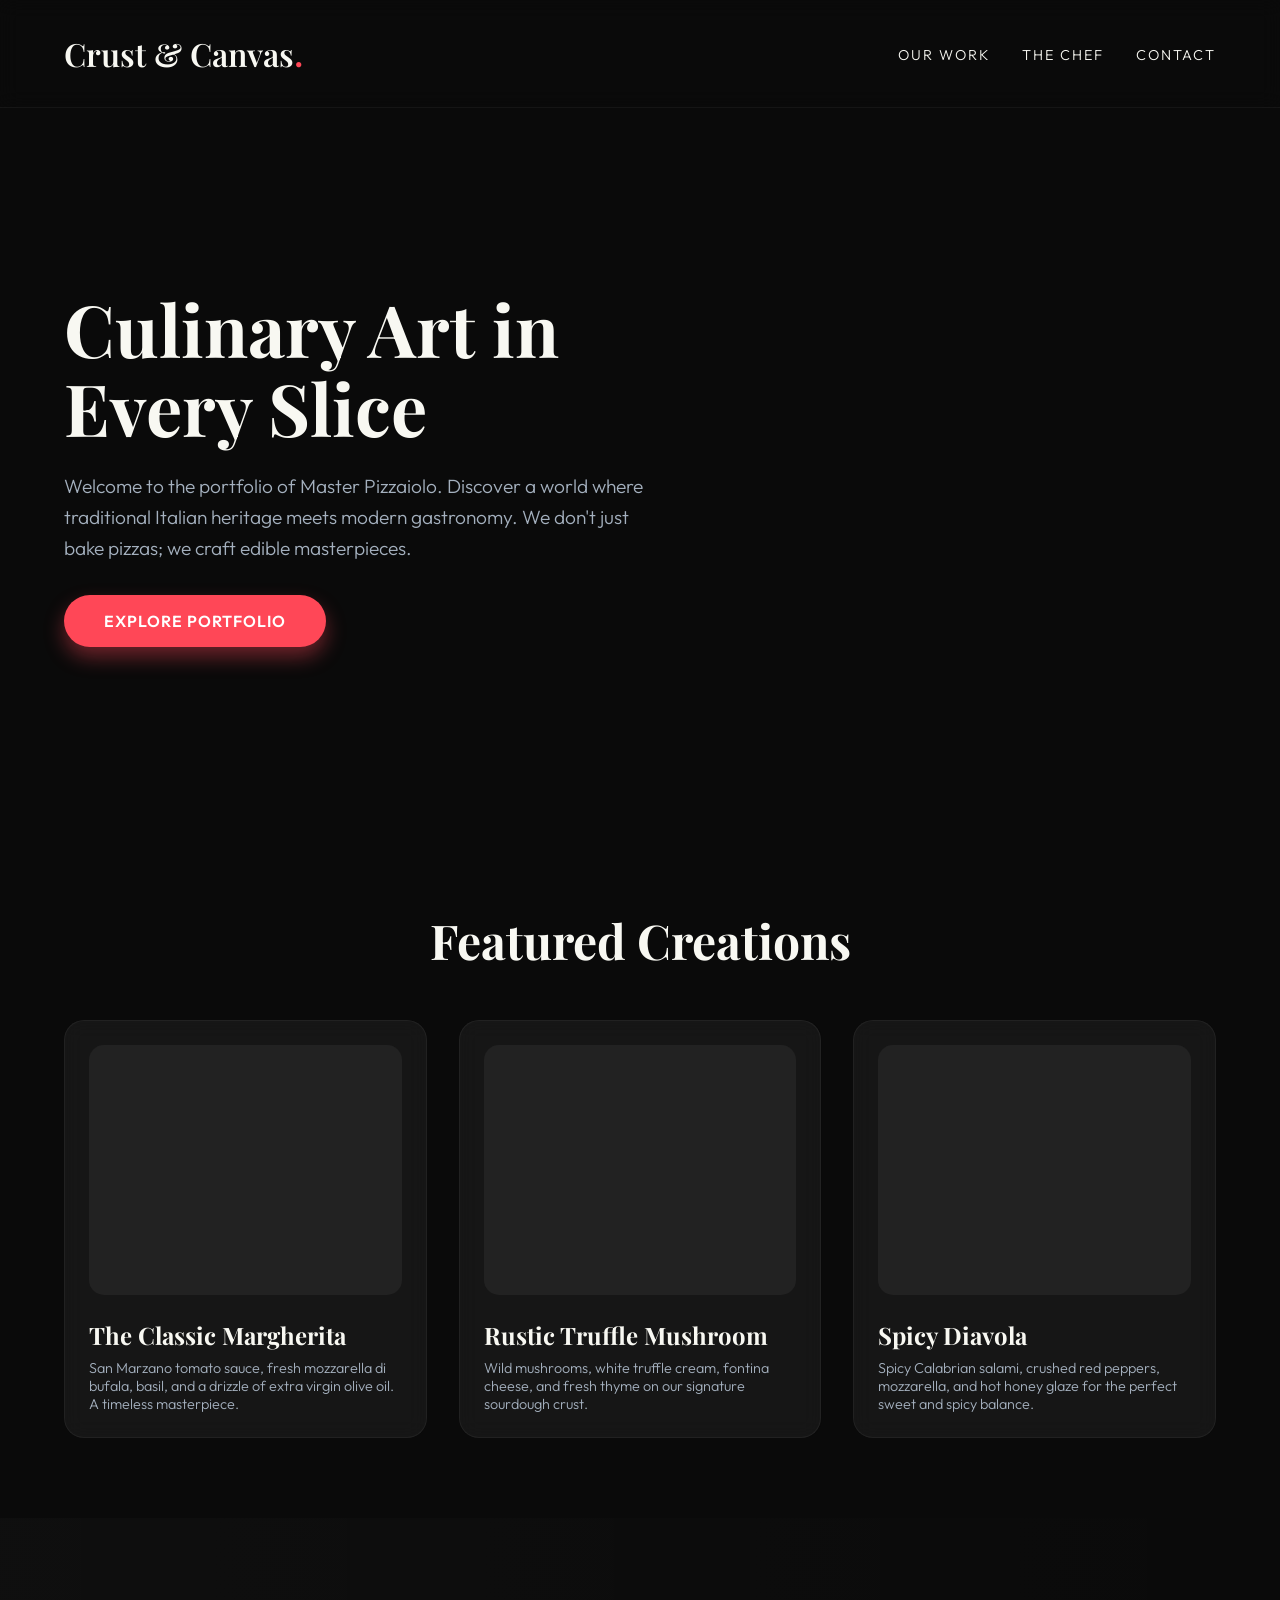
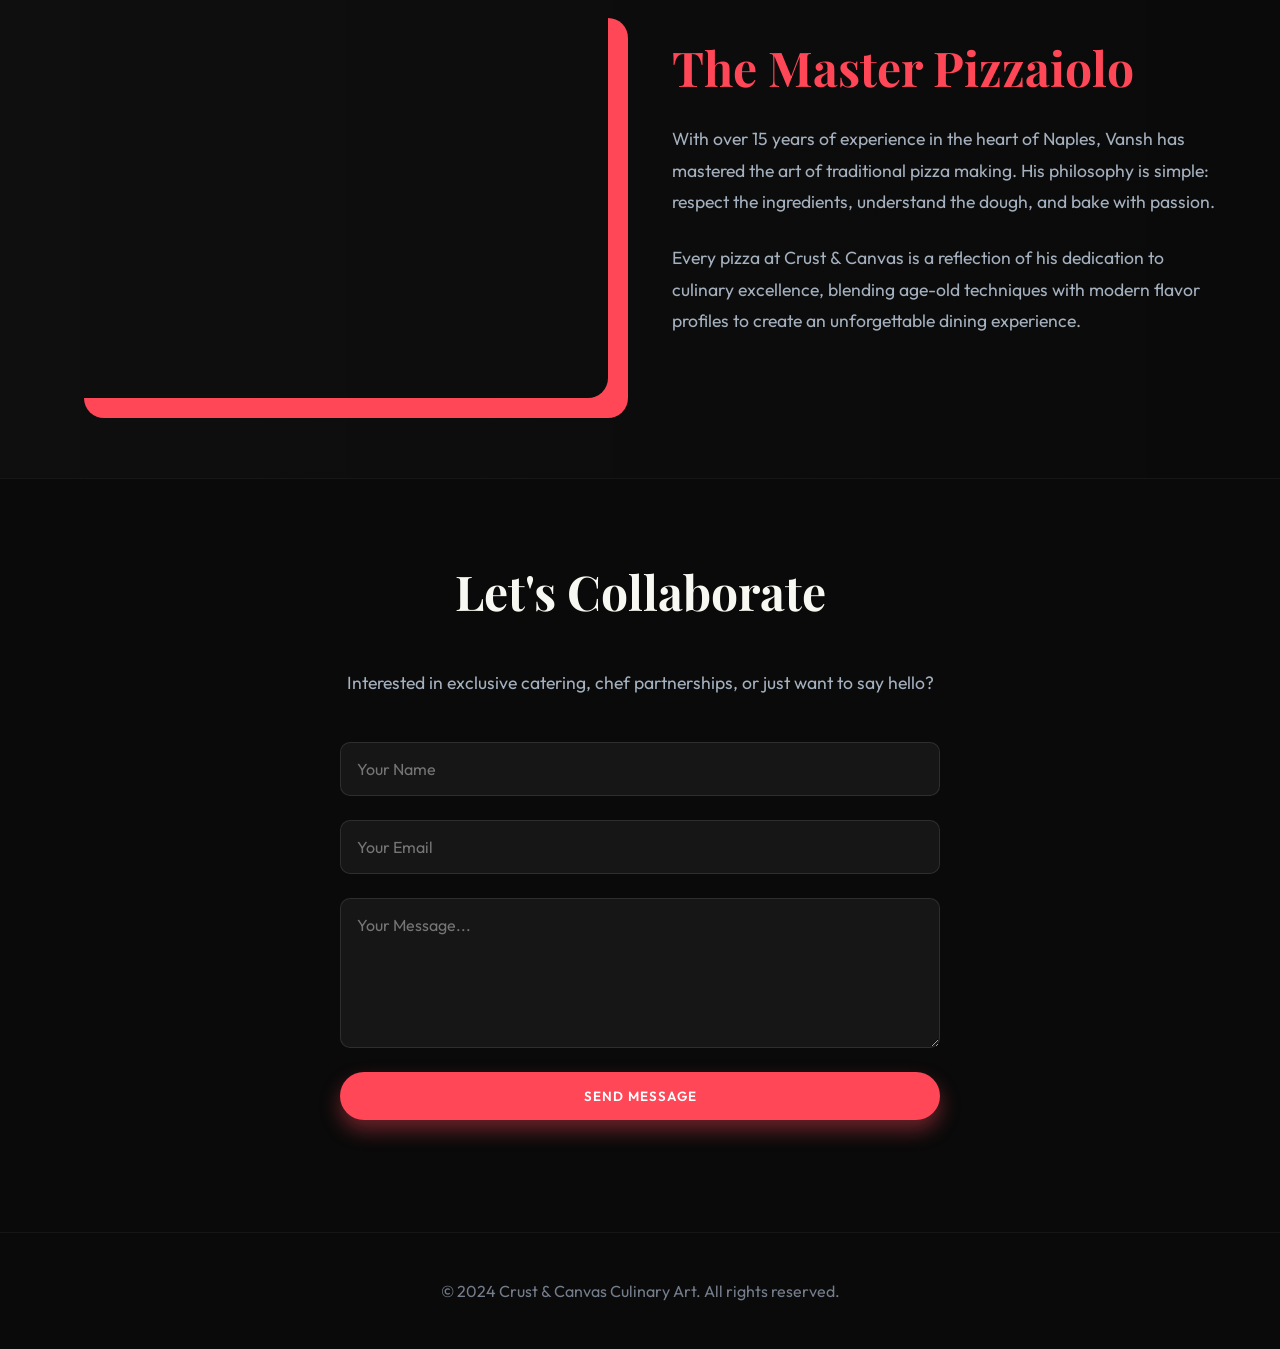
<file: Portfolio/artisan-pizza-portfolio.html>
<!DOCTYPE html>
<html lang="en">
<head>
    <meta charset="UTF-8">
    <meta name="viewport" content="width=device-width, initial-scale=1.0">
    <title>Crust & Canvas | Artisan Pizza Portfolio</title>
    <link href="https://fonts.googleapis.com/css2?family=Outfit:wght@300;400;600;800&family=Playfair+Display:ital,wght@0,600;1,600&display=swap" rel="stylesheet">
    <style>
        :root {
            --bg-color: #0a0a0a;
            --text-main: #f8f8f2;
            --accent: #ff4757;
            --accent-glow: rgba(255, 71, 87, 0.4);
            --card-bg: rgba(255, 255, 255, 0.05);
        }

        * {
            margin: 0;
            padding: 0;
            box-sizing: border-box;
            font-family: 'Outfit', sans-serif;
        }

        body {
            background-color: var(--bg-color);
            color: var(--text-main);
            overflow-x: hidden;
        }



        header {
            padding: 2rem 5%;
            display: flex;
            justify-content: space-between;
            align-items: center;
            backdrop-filter: blur(10px);
            border-bottom: 1px solid rgba(255,255,255,0.05);
            position: sticky;
            top: 0;
            z-index: 100;
        }

        .logo {
            font-family: 'Playfair Display', serif;
            font-size: 2rem;
            font-weight: 600;
            color: var(--text-main);
            text-decoration: none;
        }

        .logo span {
            color: var(--accent);
        }

        nav ul {
            display: flex;
            list-style: none;
            gap: 2rem;
        }

        nav a {
            color: var(--text-main);
            text-decoration: none;
            font-weight: 300;
            text-transform: uppercase;
            letter-spacing: 2px;
            font-size: 0.9rem;
            transition: color 0.3s;
        }

        nav a:hover {
            color: var(--accent);
        }

        /* Hero Section */
        .hero {
            height: 80vh;
            display: flex;
            align-items: center;
            padding: 0 5%;
        }

        .hero-text {
            max-width: 600px;
        }

        .hero h1 {
            font-family: 'Playfair Display', serif;
            font-size: 4.5rem;
            line-height: 1.1;
            margin-bottom: 1.5rem;
        }

        .hero p {
            font-size: 1.2rem;
            font-weight: 300;
            color: #a4b0be;
            margin-bottom: 2rem;
            line-height: 1.6;
        }

        .btn {
            display: inline-block;
            padding: 1rem 2.5rem;
            background: var(--accent);
            color: white;
            text-decoration: none;
            font-weight: 600;
            border-radius: 30px;
            text-transform: uppercase;
            letter-spacing: 1px;
            box-shadow: 0 10px 20px var(--accent-glow);
            transition: all 0.3s ease;
        }

        .btn:hover {
            transform: translateY(-5px);
            box-shadow: 0 15px 25px var(--accent-glow);
        }

        /* Portfolio Gallery */
        .portfolio {
            padding: 5rem 5%;
        }

        .section-title {
            text-align: center;
            font-family: 'Playfair Display', serif;
            font-size: 3rem;
            margin-bottom: 3rem;
        }

        .gallery {
            display: grid;
            grid-template-columns: repeat(auto-fit, minmax(300px, 1fr));
            gap: 2rem;
        }

        .gallery-item {
            background: var(--card-bg);
            border-radius: 20px;
            padding: 1.5rem;
            backdrop-filter: blur(10px);
            border: 1px solid rgba(255,255,255,0.05);
            transition: transform 0.4s ease;
            cursor: pointer;
        }

        .gallery-item:hover {
            transform: translateY(-10px);
            border-color: rgba(255, 71, 87, 0.3);
        }

        .pizza-img {
            width: 100%;
            height: 250px;
            background-color: #222;
            border-radius: 15px;
            margin-bottom: 1.5rem;
            background-size: cover;
            background-position: center;
        }

        /* Placeholder images using Unsplash */
        .img-1 { background-image: url('https://images.unsplash.com/photo-1513104890138-7c749659a591?ixlib=rb-4.0.3&auto=format&fit=crop&w=800&q=80'); }
        .img-2 { background-image: url('https://images.unsplash.com/photo-1565299624946-b28f40a0ae38?ixlib=rb-4.0.3&auto=format&fit=crop&w=800&q=80'); }
        .img-3 { background-image: url('https://images.unsplash.com/photo-1574071318508-1cdbab80d002?ixlib=rb-4.0.3&auto=format&fit=crop&w=800&q=80'); }

        .item-info h3 {
            font-family: 'Playfair Display', serif;
            font-size: 1.5rem;
            margin-bottom: 0.5rem;
        }

        .item-info p {
            font-size: 0.9rem;
            color: #a4b0be;
            font-weight: 300;
        }

        /* About The Chef */
        .about-chef {
            padding: 5rem 5%;
            display: flex;
            align-items: center;
            gap: 4rem;
            background: linear-gradient(to right, rgba(255,255,255,0.02), transparent);
        }

        .chef-img {
            flex: 1;
            height: 400px;
            background-image: url('https://images.unsplash.com/photo-1577219491135-ce391730fb2c?ixlib=rb-4.0.3&auto=format&fit=crop&w=800&q=80');
            background-size: cover;
            background-position: center;
            border-radius: 20px;
            box-shadow: 20px 20px 0 var(--accent);
        }

        .chef-text {
            flex: 1;
        }

        .chef-text h2 {
            font-family: 'Playfair Display', serif;
            font-size: 3rem;
            margin-bottom: 1.5rem;
            color: var(--accent);
        }

        .chef-text p {
            font-size: 1.1rem;
            color: #a4b0be;
            line-height: 1.8;
            margin-bottom: 1.5rem;
        }

        /* Contact Section */
        .contact-section {
            padding: 5rem 5%;
            text-align: center;
            border-top: 1px solid rgba(255,255,255,0.05);
        }

        .contact-form {
            max-width: 600px;
            margin: 3rem auto 0;
            display: flex;
            flex-direction: column;
            gap: 1.5rem;
        }

        .contact-form input, .contact-form textarea {
            width: 100%;
            padding: 1rem;
            background: var(--card-bg);
            border: 1px solid rgba(255,255,255,0.1);
            border-radius: 10px;
            color: var(--text-main);
            font-size: 1rem;
            outline: none;
            transition: border-color 0.3s;
        }

        .contact-form input:focus, .contact-form textarea:focus {
            border-color: var(--accent);
        }

        .contact-form textarea {
            min-height: 150px;
            resize: vertical;
        }

        footer {
            text-align: center;
            padding: 3rem 5%;
            border-top: 1px solid rgba(255,255,255,0.05);
            margin-top: 2rem;
            color: #747d8c;
        }
    </style>
</head>
<body>

    <header>
        <a href="#" class="logo">Crust & Canvas<span>.</span></a>
        <nav>
            <ul>
                <li><a href="#work">Our Work</a></li>
                <li><a href="#about">The Chef</a></li>
                <li><a href="#contact">Contact</a></li>
            </ul>
        </nav>
    </header>

    <section class="hero">
        <div class="hero-text">
            <h1>Culinary Art in Every Slice</h1>
            <p>Welcome to the portfolio of Master Pizzaiolo. Discover a world where traditional Italian heritage meets modern gastronomy. We don't just bake pizzas; we craft edible masterpieces.</p>
            <a href="#work" class="btn">Explore Portfolio</a>
        </div>
    </section>

    <section class="portfolio" id="work">
        <h2 class="section-title">Featured Creations</h2>
        <div class="gallery">
            <div class="gallery-item">
                <div class="pizza-img img-1"></div>
                <div class="item-info">
                    <h3>The Classic Margherita</h3>
                    <p>San Marzano tomato sauce, fresh mozzarella di bufala, basil, and a drizzle of extra virgin olive oil. A timeless masterpiece.</p>
                </div>
            </div>
            
            <div class="gallery-item">
                <div class="pizza-img img-2"></div>
                <div class="item-info">
                    <h3>Rustic Truffle Mushroom</h3>
                    <p>Wild mushrooms, white truffle cream, fontina cheese, and fresh thyme on our signature sourdough crust.</p>
                </div>
            </div>

            <div class="gallery-item">
                <div class="pizza-img img-3"></div>
                <div class="item-info">
                    <h3>Spicy Diavola</h3>
                    <p>Spicy Calabrian salami, crushed red peppers, mozzarella, and hot honey glaze for the perfect sweet and spicy balance.</p>
                </div>
            </div>
        </div>
    </section>

    <section class="about-chef" id="about">
        <div class="chef-img"></div>
        <div class="chef-text">
            <h2>The Master Pizzaiolo</h2>
            <p>With over 15 years of experience in the heart of Naples, Vansh has mastered the art of traditional pizza making. His philosophy is simple: respect the ingredients, understand the dough, and bake with passion.</p>
            <p>Every pizza at Crust & Canvas is a reflection of his dedication to culinary excellence, blending age-old techniques with modern flavor profiles to create an unforgettable dining experience.</p>
        </div>
    </section>

    <section class="contact-section" id="contact">
        <h2 class="section-title">Let's Collaborate</h2>
        <p style="color: #a4b0be; font-size: 1.1rem;">Interested in exclusive catering, chef partnerships, or just want to say hello?</p>
        
        <form id="contactForm" class="contact-form">
            <input type="text" placeholder="Your Name" required>
            <input type="email" placeholder="Your Email" required>
            <textarea placeholder="Your Message..." required></textarea>
            <button type="submit" class="btn" style="border: none; cursor: pointer;">Send Message</button>
        </form>

        <div id="contactSuccess" style="display: none; padding: 2rem; background: var(--card-bg); border-radius: 10px; border: 1px solid rgba(255,255,255,0.1); margin-top: 3rem; max-width: 600px; margin-left: auto; margin-right: auto;">
            <h3 style="color: var(--accent); margin-bottom: 10px; font-family: 'Playfair Display', serif; font-size: 2rem;">Message Sent!</h3>
            <p style="color: #a4b0be;">Thank you for reaching out. We will get back to you shortly.</p>
        </div>
    </section>

    <footer>
        <p>&copy; 2024 Crust & Canvas Culinary Art. All rights reserved.</p>
    </footer>

    <script>
        document.getElementById('contactForm').addEventListener('submit', function(e) {
            e.preventDefault();
            this.style.display = 'none';
            document.getElementById('contactSuccess').style.display = 'block';
        });
    </script>
</body>
</html>
</file>
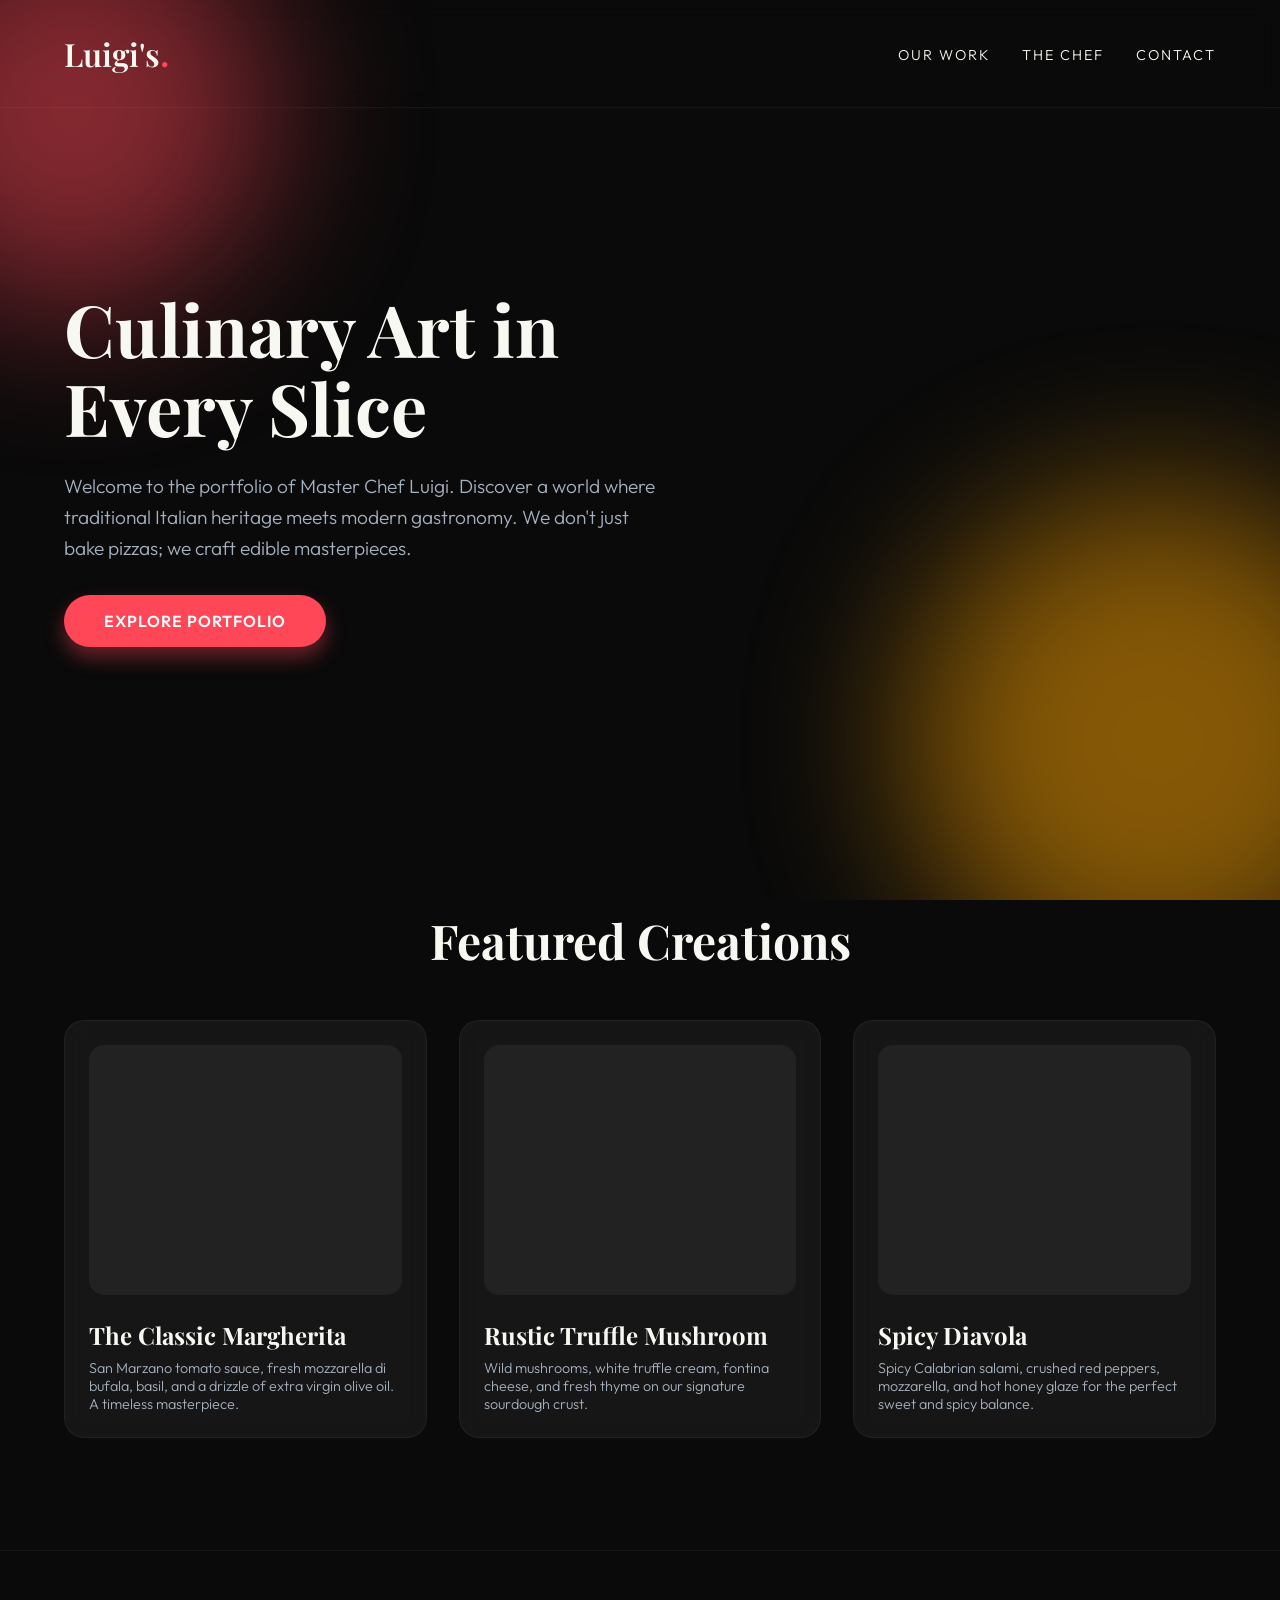
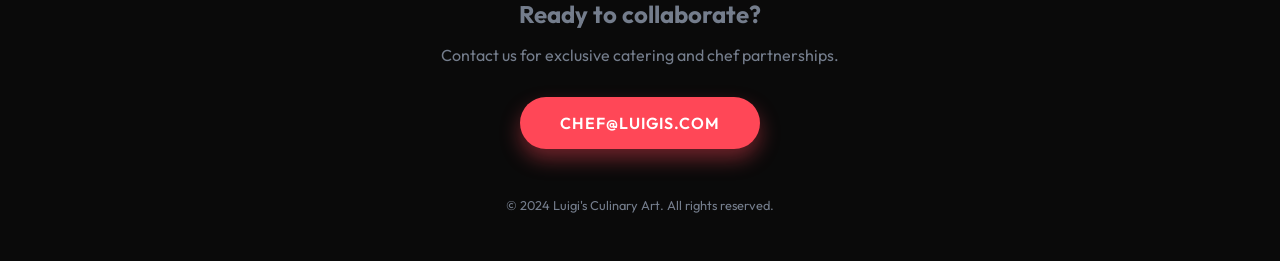
<file: Portfolio/pizza shop portflio.html>
<!DOCTYPE html>
<html lang="en">
<head>
    <meta charset="UTF-8">
    <meta name="viewport" content="width=device-width, initial-scale=1.0">
    <title>Luigi's Pizza Artistry | Culinary Portfolio</title>
    <link href="https://fonts.googleapis.com/css2?family=Outfit:wght@300;400;600;800&family=Playfair+Display:ital,wght@0,600;1,600&display=swap" rel="stylesheet">
    <style>
        :root {
            --bg-color: #0a0a0a;
            --text-main: #f8f8f2;
            --accent: #ff4757;
            --accent-glow: rgba(255, 71, 87, 0.4);
            --card-bg: rgba(255, 255, 255, 0.05);
        }

        * {
            margin: 0;
            padding: 0;
            box-sizing: border-box;
            font-family: 'Outfit', sans-serif;
        }

        body {
            background-color: var(--bg-color);
            color: var(--text-main);
            overflow-x: hidden;
        }

        /* Abstract Background */
        .bg-shapes {
            position: fixed;
            top: 0; left: 0; width: 100%; height: 100%;
            z-index: -1;
            overflow: hidden;
        }

        .shape {
            position: absolute;
            filter: blur(80px);
            border-radius: 50%;
            opacity: 0.5;
            animation: float 20s infinite alternate;
        }

        .shape-1 { top: -10%; left: -10%; width: 400px; height: 400px; background: #ff4757; }
        .shape-2 { bottom: -10%; right: -10%; width: 500px; height: 500px; background: #ffa502; }
        
        @keyframes float {
            0% { transform: translate(0, 0) rotate(0deg); }
            100% { transform: translate(100px, 50px) rotate(45deg); }
        }

        header {
            padding: 2rem 5%;
            display: flex;
            justify-content: space-between;
            align-items: center;
            backdrop-filter: blur(10px);
            border-bottom: 1px solid rgba(255,255,255,0.05);
            position: sticky;
            top: 0;
            z-index: 100;
        }

        .logo {
            font-family: 'Playfair Display', serif;
            font-size: 2rem;
            font-weight: 600;
            color: var(--text-main);
            text-decoration: none;
        }

        .logo span {
            color: var(--accent);
        }

        nav ul {
            display: flex;
            list-style: none;
            gap: 2rem;
        }

        nav a {
            color: var(--text-main);
            text-decoration: none;
            font-weight: 300;
            text-transform: uppercase;
            letter-spacing: 2px;
            font-size: 0.9rem;
            transition: color 0.3s;
        }

        nav a:hover {
            color: var(--accent);
        }

        /* Hero Section */
        .hero {
            height: 80vh;
            display: flex;
            align-items: center;
            padding: 0 5%;
        }

        .hero-text {
            max-width: 600px;
        }

        .hero h1 {
            font-family: 'Playfair Display', serif;
            font-size: 4.5rem;
            line-height: 1.1;
            margin-bottom: 1.5rem;
        }

        .hero p {
            font-size: 1.2rem;
            font-weight: 300;
            color: #a4b0be;
            margin-bottom: 2rem;
            line-height: 1.6;
        }

        .btn {
            display: inline-block;
            padding: 1rem 2.5rem;
            background: var(--accent);
            color: white;
            text-decoration: none;
            font-weight: 600;
            border-radius: 30px;
            text-transform: uppercase;
            letter-spacing: 1px;
            box-shadow: 0 10px 20px var(--accent-glow);
            transition: all 0.3s ease;
        }

        .btn:hover {
            transform: translateY(-5px);
            box-shadow: 0 15px 25px var(--accent-glow);
        }

        /* Portfolio Gallery */
        .portfolio {
            padding: 5rem 5%;
        }

        .section-title {
            text-align: center;
            font-family: 'Playfair Display', serif;
            font-size: 3rem;
            margin-bottom: 3rem;
        }

        .gallery {
            display: grid;
            grid-template-columns: repeat(auto-fit, minmax(300px, 1fr));
            gap: 2rem;
        }

        .gallery-item {
            background: var(--card-bg);
            border-radius: 20px;
            padding: 1.5rem;
            backdrop-filter: blur(10px);
            border: 1px solid rgba(255,255,255,0.05);
            transition: transform 0.4s ease;
            cursor: pointer;
        }

        .gallery-item:hover {
            transform: translateY(-10px);
            border-color: rgba(255, 71, 87, 0.3);
        }

        .pizza-img {
            width: 100%;
            height: 250px;
            background-color: #222;
            border-radius: 15px;
            margin-bottom: 1.5rem;
            background-size: cover;
            background-position: center;
        }

        /* Placeholder images using Unsplash */
        .img-1 { background-image: url('https://images.unsplash.com/photo-1513104890138-7c749659a591?ixlib=rb-4.0.3&auto=format&fit=crop&w=800&q=80'); }
        .img-2 { background-image: url('https://images.unsplash.com/photo-1565299624946-b28f40a0ae38?ixlib=rb-4.0.3&auto=format&fit=crop&w=800&q=80'); }
        .img-3 { background-image: url('https://images.unsplash.com/photo-1574071318508-1cdbab80d002?ixlib=rb-4.0.3&auto=format&fit=crop&w=800&q=80'); }

        .item-info h3 {
            font-family: 'Playfair Display', serif;
            font-size: 1.5rem;
            margin-bottom: 0.5rem;
        }

        .item-info p {
            font-size: 0.9rem;
            color: #a4b0be;
            font-weight: 300;
        }

        footer {
            text-align: center;
            padding: 3rem 5%;
            border-top: 1px solid rgba(255,255,255,0.05);
            margin-top: 2rem;
            color: #747d8c;
        }
    </style>
</head>
<body>

    <div class="bg-shapes">
        <div class="shape shape-1"></div>
        <div class="shape shape-2"></div>
    </div>

    <header>
        <a href="#" class="logo">Luigi's<span>.</span></a>
        <nav>
            <ul>
                <li><a href="#work">Our Work</a></li>
                <li><a href="#about">The Chef</a></li>
                <li><a href="#contact">Contact</a></li>
            </ul>
        </nav>
    </header>

    <section class="hero">
        <div class="hero-text">
            <h1>Culinary Art in Every Slice</h1>
            <p>Welcome to the portfolio of Master Chef Luigi. Discover a world where traditional Italian heritage meets modern gastronomy. We don't just bake pizzas; we craft edible masterpieces.</p>
            <a href="#work" class="btn">Explore Portfolio</a>
        </div>
    </section>

    <section class="portfolio" id="work">
        <h2 class="section-title">Featured Creations</h2>
        <div class="gallery">
            <div class="gallery-item">
                <div class="pizza-img img-1"></div>
                <div class="item-info">
                    <h3>The Classic Margherita</h3>
                    <p>San Marzano tomato sauce, fresh mozzarella di bufala, basil, and a drizzle of extra virgin olive oil. A timeless masterpiece.</p>
                </div>
            </div>
            
            <div class="gallery-item">
                <div class="pizza-img img-2"></div>
                <div class="item-info">
                    <h3>Rustic Truffle Mushroom</h3>
                    <p>Wild mushrooms, white truffle cream, fontina cheese, and fresh thyme on our signature sourdough crust.</p>
                </div>
            </div>

            <div class="gallery-item">
                <div class="pizza-img img-3"></div>
                <div class="item-info">
                    <h3>Spicy Diavola</h3>
                    <p>Spicy Calabrian salami, crushed red peppers, mozzarella, and hot honey glaze for the perfect sweet and spicy balance.</p>
                </div>
            </div>
        </div>
    </section>

    <footer id="contact">
        <h2>Ready to collaborate?</h2>
        <p style="margin: 1rem 0 2rem;">Contact us for exclusive catering and chef partnerships.</p>
        <a href="mailto:chef@luigis.com" class="btn">chef@luigis.com</a>
        <p style="margin-top: 3rem; font-size: 0.8rem;">&copy; 2024 Luigi's Culinary Art. All rights reserved.</p>
    </footer>

</body>
</html>
</file>
